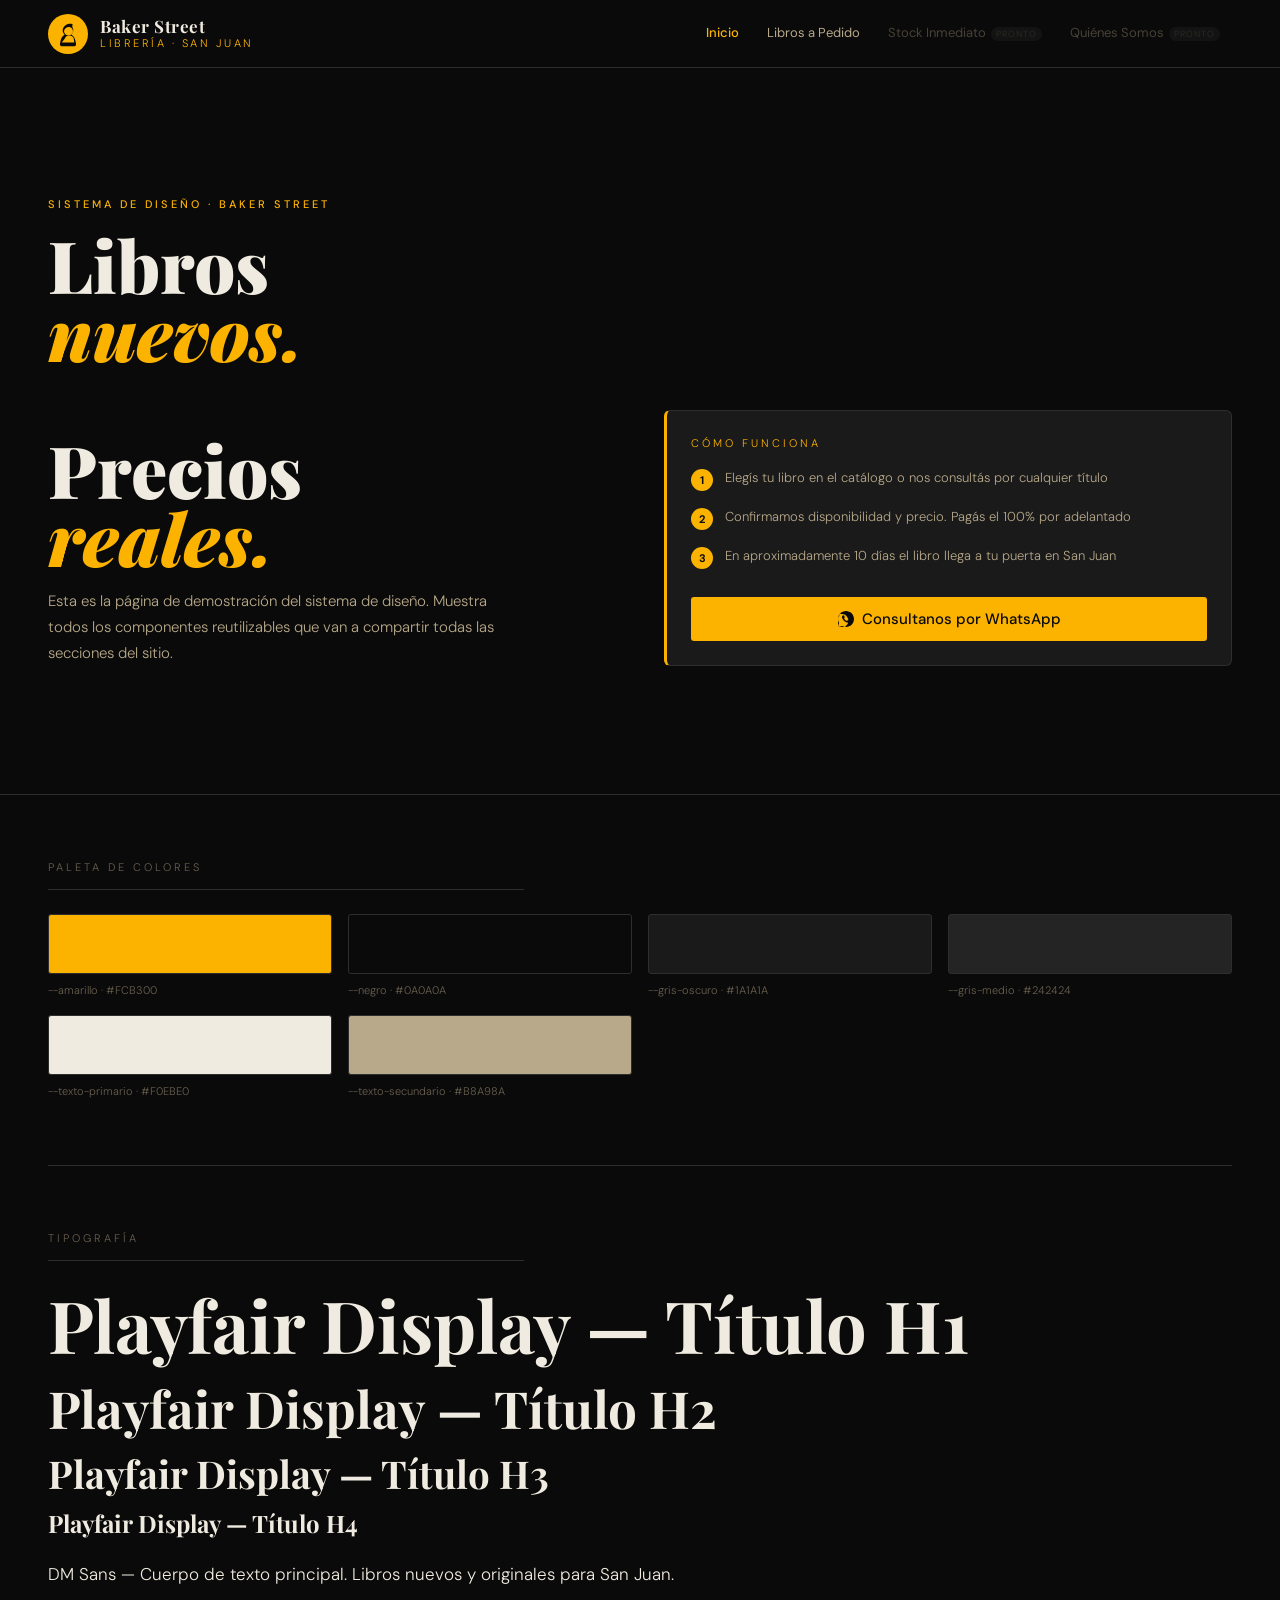
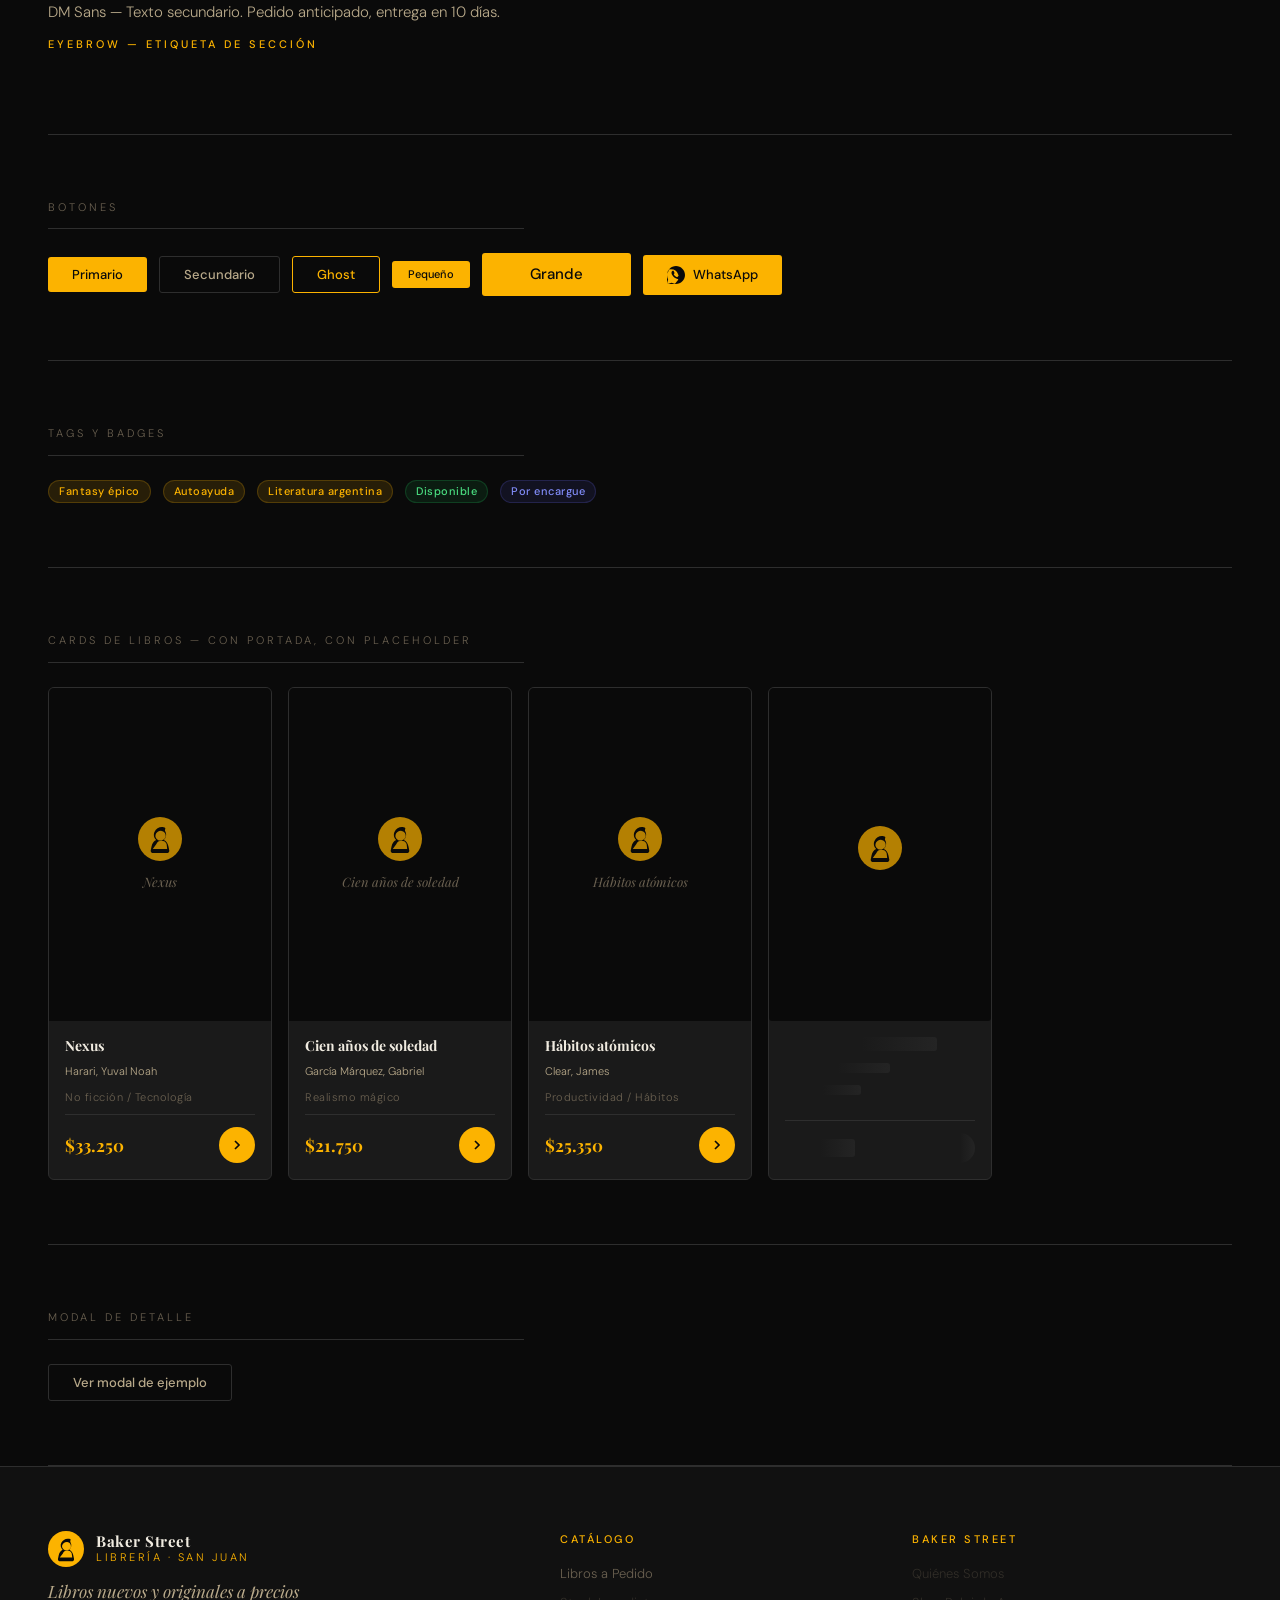
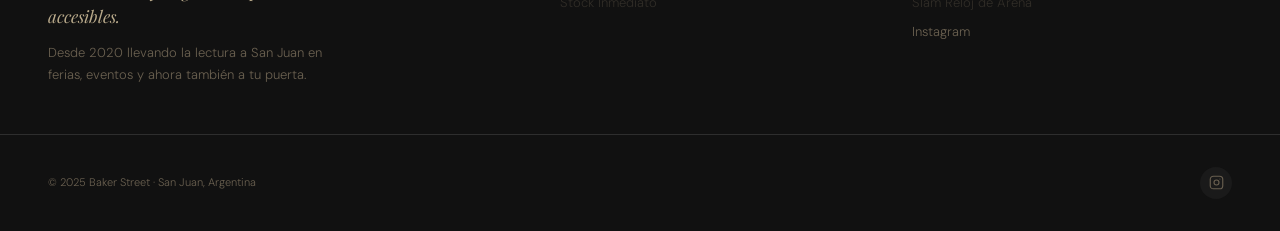
<file: sistema/index.html>
<!DOCTYPE html>
<html lang="es">
<head>
<meta charset="UTF-8">
<meta name="viewport" content="width=device-width, initial-scale=1.0">
<title>Baker Street — Sistema de Diseño</title>
<link rel="stylesheet" href="../assets/css/base.css">
<link rel="stylesheet" href="../assets/css/components.css">
<style>
  /* Solo para la página de demostración */
  .demo-section {
    padding-block: var(--space-8);
    border-bottom: 1px solid var(--gris-borde);
  }
  .demo-label {
    font-size: var(--text-xs);
    letter-spacing: 3px;
    text-transform: uppercase;
    color: var(--texto-terciario);
    margin-bottom: var(--space-5);
    padding-bottom: var(--space-3);
    border-bottom: 1px solid var(--gris-borde);
  }
  .demo-row {
    display: flex;
    flex-wrap: wrap;
    gap: var(--space-3);
    align-items: center;
  }
  .demo-grid-3 {
    display: grid;
    grid-template-columns: repeat(auto-fill, minmax(280px, 1fr));
    gap: var(--space-4);
  }
  .color-swatch {
    width: 100%;
    height: 60px;
    border-radius: var(--radius-sm);
    border: 1px solid var(--gris-borde);
  }
  .color-label { font-size: var(--text-xs); color: var(--texto-terciario); margin-top: var(--space-2); }
  .type-specimen { margin-bottom: var(--space-4); }
</style>
</head>
<body>

<script>
// Simular shared.js inline para la demo
const BS = { WSP_NUMBER: '5492644000000', INSTAGRAM: 'https://instagram.com/bakerstreet.sj' };
const LOGO_SVG = `<svg viewBox="0 0 100 100" fill="currentColor" xmlns="http://www.w3.org/2000/svg"><path d="M62 11C50 8 37 15 32 26 27 35 30 47 37 53 29 57 24 65 22 74L19 88C18 93 23 97 28 97L72 97C77 97 82 93 81 88L78 74C76 65 71 57 63 53 70 47 73 35 68 26 63 17 74 14 62 11ZM46 55C39 52 33 45 35 37 37 28 46 22 55 23 64 24 70 32 69 41 68 48 61 55 54 55ZM38 67C40 60 47 56 55 56 63 56 70 60 72 67L74 83 26 83Z"/></svg>`;

function esc(s){return String(s||'').replace(/&/g,'&amp;').replace(/</g,'&lt;').replace(/>/g,'&gt;').replace(/"/g,'&quot;');}
function fmt(n){return '$'+Math.round(n||0).toLocaleString('es-AR');}
function placeholderHTML(titulo){const e=esc(titulo);return`<div class="book-card__placeholder"><div class="book-card__placeholder-logo">${LOGO_SVG.replace('currentColor','#0A0A0A')}</div><span class="book-card__placeholder-title">${e}</span></div>`;}

function injectHeader(active) {
  const nav=[{href:'#',label:'Inicio',key:'home'},{href:'#',label:'Libros a Pedido',key:'pedidos'},{href:'#',label:'Stock Inmediato',key:'stock',soon:true},{href:'#',label:'Quiénes Somos',key:'quienes',soon:true}];
  const links=nav.map(i=>{const a=i.key===active;const s=i.soon&&!a;return`<a href="${i.href}" class="bs-nav__link${a?' bs-nav__link--active':''}${s?' bs-nav__link--disabled bs-nav__link--soon':''}">${i.label}</a>`;}).join('');
  document.body.insertAdjacentHTML('afterbegin',`<header class="bs-header"><div class="bs-header__inner"><a class="bs-logo" href="#"><div class="bs-logo__circle">${LOGO_SVG.replace('currentColor','#0A0A0A')}</div><div class="bs-logo__text"><span class="bs-logo__name">Baker Street</span><span class="bs-logo__sub">Librería · San Juan</span></div></a><nav class="bs-nav" id="bs-nav">${links}</nav><button class="bs-nav__toggle" id="bs-nav-toggle"><svg viewBox="0 0 24 24" fill="none" stroke="currentColor" stroke-width="2"><line x1="4" y1="6" x2="20" y2="6"/><line x1="4" y1="12" x2="20" y2="12"/><line x1="4" y1="18" x2="20" y2="18"/></svg></button></div></header>`);
  document.getElementById('bs-nav-toggle')?.addEventListener('click',()=>document.getElementById('bs-nav').classList.toggle('bs-nav--open'));
}

function injectFooter(){
  document.body.insertAdjacentHTML('beforeend',`<footer class="bs-footer"><div class="bs-footer__inner"><div class="bs-footer__brand"><a class="bs-logo" href="#"><div class="bs-logo__circle" style="width:36px;height:36px">${LOGO_SVG.replace('currentColor','#0A0A0A')}</div><div class="bs-logo__text"><span class="bs-logo__name" style="font-size:15px">Baker Street</span><span class="bs-logo__sub">Librería · San Juan</span></div></a><p class="bs-footer__tagline">Libros nuevos y originales a precios accesibles.</p><p class="bs-footer__desc">Desde 2020 llevando la lectura a San Juan en ferias, eventos y ahora también a tu puerta.</p></div><div><p class="bs-footer__col-title">Catálogo</p><div class="bs-footer__links"><a class="bs-footer__link" href="#">Libros a Pedido</a><a class="bs-footer__link bs-footer__link--disabled" href="#">Stock Inmediato</a></div></div><div><p class="bs-footer__col-title">Baker Street</p><div class="bs-footer__links"><a class="bs-footer__link bs-footer__link--disabled" href="#">Quiénes Somos</a><a class="bs-footer__link bs-footer__link--disabled" href="#">Slam Reloj de Arena</a><a class="bs-footer__link" href="${BS.INSTAGRAM}" target="_blank">Instagram</a></div></div></div><div class="bs-footer__bottom"><span class="bs-footer__copy">© 2025 Baker Street · San Juan, Argentina</span><div class="bs-footer__social"><a class="bs-footer__social-link" href="${BS.INSTAGRAM}" target="_blank"><svg viewBox="0 0 24 24" fill="none" stroke="currentColor" stroke-width="1.8"><rect x="2" y="2" width="20" height="20" rx="5"/><circle cx="12" cy="12" r="4"/><circle cx="17.5" cy="6.5" r=".8" fill="currentColor" stroke="none"/></svg></a></div></div></footer>`);
}

injectHeader('home');
</script>

<!-- ── HERO ── -->
<section class="bs-hero container section">
  <div class="bs-hero__inner">
    <div>
      <p class="eyebrow" style="margin-bottom:var(--space-4)">Sistema de Diseño · Baker Street</p>
      <h1 class="bs-hero__title">Libros<br><em>nuevos.</em><br>Precios<br><em>reales.</em></h1>
      <p class="bs-hero__desc">Esta es la página de demostración del sistema de diseño. Muestra todos los componentes reutilizables que van a compartir todas las secciones del sitio.</p>
    </div>
    <div>
      <div class="how-panel">
        <p class="how-panel__title">Cómo funciona</p>
        <div class="how-step">
          <div class="how-step__num">1</div>
          <span>Elegís tu libro en el catálogo o nos consultás por cualquier título</span>
        </div>
        <div class="how-step">
          <div class="how-step__num">2</div>
          <span>Confirmamos disponibilidad y precio. Pagás el 100% por adelantado</span>
        </div>
        <div class="how-step">
          <div class="how-step__num">3</div>
          <span>En aproximadamente 10 días el libro llega a tu puerta en San Juan</span>
        </div>
        <a class="btn btn--primary btn--lg" style="margin-top:var(--space-3)" href="#">
          <svg viewBox="0 0 24 24" fill="currentColor" width="18" height="18"><path d="M17.472 14.382c-.297-.149-1.758-.867-2.03-.967-.273-.099-.471-.148-.67.15-.197.297-.767.966-.94 1.164-.173.199-.347.223-.644.075-.297-.15-1.255-.463-2.39-1.475-.883-.788-1.48-1.761-1.653-2.059-.173-.297-.018-.458.13-.606.134-.133.298-.347.446-.52.149-.174.198-.298.298-.497.099-.198.05-.371-.025-.52-.075-.149-.669-1.612-.916-2.207-.242-.579-.487-.5-.669-.51-.173-.008-.371-.01-.57-.01-.198 0-.52.074-.792.372-.272.297-1.04 1.016-1.04 2.479 0 1.462 1.065 2.875 1.213 3.074.149.198 2.096 3.2 5.077 4.487.709.306 1.262.489 1.694.625.712.227 1.36.195 1.871.118.571-.085 1.758-.719 2.006-1.413.248-.694.248-1.289.173-1.413-.074-.124-.272-.198-.57-.347z"/><path d="M12 0C5.373 0 0 5.373 0 12c0 2.123.554 4.112 1.524 5.837L.057 23.012a.75.75 0 00.931.931l5.175-1.467A11.942 11.942 0 0012 24c6.627 0 12-5.373 12-12S18.627 0 12 0zm0 22A10 10 0 112.144 7.387l-.27-.479.867-3.06 3.06.867-.48-.27A10 10 0 0112 22z"/></svg>
          Consultanos por WhatsApp
        </a>
      </div>
    </div>
  </div>
</section>

<main class="container">

  <!-- PALETA DE COLORES -->
  <div class="demo-section">
    <p class="demo-label">Paleta de colores</p>
    <div class="demo-grid-3">
      <div><div class="color-swatch" style="background:var(--amarillo)"></div><p class="color-label">--amarillo · #FCB300</p></div>
      <div><div class="color-swatch" style="background:var(--negro)"></div><p class="color-label">--negro · #0A0A0A</p></div>
      <div><div class="color-swatch" style="background:var(--gris-oscuro)"></div><p class="color-label">--gris-oscuro · #1A1A1A</p></div>
      <div><div class="color-swatch" style="background:var(--gris-medio)"></div><p class="color-label">--gris-medio · #242424</p></div>
      <div><div class="color-swatch" style="background:var(--texto-primario)"></div><p class="color-label">--texto-primario · #F0EBE0</p></div>
      <div><div class="color-swatch" style="background:var(--texto-secundario)"></div><p class="color-label">--texto-secundario · #B8A98A</p></div>
    </div>
  </div>

  <!-- TIPOGRAFÍA -->
  <div class="demo-section">
    <p class="demo-label">Tipografía</p>
    <div class="type-specimen"><h1>Playfair Display — Título H1</h1></div>
    <div class="type-specimen"><h2>Playfair Display — Título H2</h2></div>
    <div class="type-specimen"><h3>Playfair Display — Título H3</h3></div>
    <div class="type-specimen"><h4>Playfair Display — Título H4</h4></div>
    <div class="type-specimen" style="margin-top:var(--space-5)">
      <p style="font-size:var(--text-md)">DM Sans — Cuerpo de texto principal. Libros nuevos y originales para San Juan.</p>
      <p class="text-secundario" style="margin-top:var(--space-3)">DM Sans — Texto secundario. Pedido anticipado, entrega en 10 días.</p>
      <p class="eyebrow" style="margin-top:var(--space-3)">Eyebrow — Etiqueta de sección</p>
    </div>
  </div>

  <!-- BOTONES -->
  <div class="demo-section">
    <p class="demo-label">Botones</p>
    <div class="demo-row">
      <button class="btn btn--primary">Primario</button>
      <button class="btn btn--secondary">Secundario</button>
      <button class="btn btn--ghost">Ghost</button>
      <button class="btn btn--primary btn--sm">Pequeño</button>
      <button class="btn btn--primary btn--lg">Grande</button>
      <a class="btn btn--wsp" href="#">
        <svg viewBox="0 0 24 24" fill="currentColor" width="18" height="18"><path d="M17.472 14.382c-.297-.149-1.758-.867-2.03-.967-.273-.099-.471-.148-.67.15-.197.297-.767.966-.94 1.164-.173.199-.347.223-.644.075-.297-.15-1.255-.463-2.39-1.475-.883-.788-1.48-1.761-1.653-2.059-.173-.297-.018-.458.13-.606.134-.133.298-.347.446-.52.149-.174.198-.298.298-.497.099-.198.05-.371-.025-.52-.075-.149-.669-1.612-.916-2.207-.242-.579-.487-.5-.669-.51-.173-.008-.371-.01-.57-.01-.198 0-.52.074-.792.372-.272.297-1.04 1.016-1.04 2.479 0 1.462 1.065 2.875 1.213 3.074.149.198 2.096 3.2 5.077 4.487.709.306 1.262.489 1.694.625.712.227 1.36.195 1.871.118.571-.085 1.758-.719 2.006-1.413.248-.694.248-1.289.173-1.413-.074-.124-.272-.198-.57-.347z"/><path d="M12 0C5.373 0 0 5.373 0 12c0 2.123.554 4.112 1.524 5.837L.057 23.012a.75.75 0 00.931.931l5.175-1.467A11.942 11.942 0 0012 24c6.627 0 12-5.373 12-12S18.627 0 12 0zm0 22A10 10 0 112.144 7.387l-.27-.479.867-3.06 3.06.867-.48-.27A10 10 0 0112 22z"/></svg>
        WhatsApp
      </a>
    </div>
  </div>

  <!-- TAGS -->
  <div class="demo-section">
    <p class="demo-label">Tags y badges</p>
    <div class="demo-row">
      <span class="tag tag--genre">Fantasy épico</span>
      <span class="tag tag--genre">Autoayuda</span>
      <span class="tag tag--genre">Literatura argentina</span>
      <span class="tag tag--disponible">Disponible</span>
      <span class="tag tag--pedido">Por encargue</span>
    </div>
  </div>

  <!-- CARDS -->
  <div class="demo-section">
    <p class="demo-label">Cards de libros — con portada, con placeholder</p>
    <div class="books-grid">

      <!-- Card con portada real -->
      <div class="book-card">
        <div class="book-card__cover">
          <img src="https://covers.openlibrary.org/b/id/8739161-M.jpg" alt="Nexus"
               onerror="this.parentElement.innerHTML=placeholderHTML('Nexus')">
        </div>
        <div class="book-card__body">
          <p class="book-card__title">Nexus</p>
          <p class="book-card__author">Harari, Yuval Noah</p>
          <p class="book-card__genre">No ficción / Tecnología</p>
          <div class="book-card__footer">
            <span class="book-card__price">$33.250</span>
            <button class="btn btn--primary btn--icon">
              <svg viewBox="0 0 24 24" fill="none" stroke="currentColor" stroke-width="2.5" width="16" height="16"><path d="M9 18l6-6-6-6"/></svg>
            </button>
          </div>
        </div>
      </div>

      <!-- Card con placeholder (sin portada) -->
      <div class="book-card">
        <div class="book-card__cover">
          <script>document.currentScript.outerHTML=placeholderHTML('Cien años de soledad')</script>
        </div>
        <div class="book-card__body">
          <p class="book-card__title">Cien años de soledad</p>
          <p class="book-card__author">García Márquez, Gabriel</p>
          <p class="book-card__genre">Realismo mágico</p>
          <div class="book-card__footer">
            <span class="book-card__price">$21.750</span>
            <button class="btn btn--primary btn--icon">
              <svg viewBox="0 0 24 24" fill="none" stroke="currentColor" stroke-width="2.5" width="16" height="16"><path d="M9 18l6-6-6-6"/></svg>
            </button>
          </div>
        </div>
      </div>

      <!-- Card con portada -->
      <div class="book-card">
        <div class="book-card__cover">
          <img src="https://covers.openlibrary.org/b/id/9255566-M.jpg" alt="Hábitos atómicos"
               onerror="this.parentElement.innerHTML=placeholderHTML('Hábitos atómicos')">
        </div>
        <div class="book-card__body">
          <p class="book-card__title">Hábitos atómicos</p>
          <p class="book-card__author">Clear, James</p>
          <p class="book-card__genre">Productividad / Hábitos</p>
          <div class="book-card__footer">
            <span class="book-card__price">$25.350</span>
            <button class="btn btn--primary btn--icon">
              <svg viewBox="0 0 24 24" fill="none" stroke="currentColor" stroke-width="2.5" width="16" height="16"><path d="M9 18l6-6-6-6"/></svg>
            </button>
          </div>
        </div>
      </div>

      <!-- Card skeleton -->
      <div class="book-card" style="pointer-events:none">
        <div class="book-card__cover skeleton"></div>
        <div class="book-card__body" style="gap:var(--space-3)">
          <div class="skeleton" style="height:14px;width:80%"></div>
          <div class="skeleton" style="height:10px;width:55%"></div>
          <div class="skeleton" style="height:10px;width:40%"></div>
          <div class="book-card__footer">
            <div class="skeleton" style="height:18px;width:70px"></div>
            <div class="skeleton" style="width:30px;height:30px;border-radius:50%"></div>
          </div>
        </div>
      </div>

    </div>
  </div>

  <!-- MODAL DEMO -->
  <div class="demo-section">
    <p class="demo-label">Modal de detalle</p>
    <button class="btn btn--secondary" onclick="demoModal()">Ver modal de ejemplo</button>
  </div>

</main>

<script>
function demoModal() {
  // Modal inline para la demo
  let ov = document.getElementById('demo-modal-overlay');
  if (!ov) {
    ov = document.createElement('div');
    ov.id = 'demo-modal-overlay';
    ov.className = 'bs-modal-overlay';
    ov.innerHTML = `
      <div class="bs-modal" role="dialog">
        <button class="bs-modal__close" onclick="document.getElementById('demo-modal-overlay').classList.remove('bs-modal-overlay--open');document.body.style.overflow=''">×</button>
        <div class="bs-modal__cover">
          <img src="https://covers.openlibrary.org/b/id/8739161-M.jpg" alt="Nexus"
               style="width:190px;object-fit:cover;min-height:260px">
        </div>
        <div class="bs-modal__info">
          <span class="tag tag--genre">No ficción / Tecnología</span>
          <h2 class="bs-modal__title">Nexus</h2>
          <p class="bs-modal__author">Harari, Yuval Noah</p>
          <div class="bs-modal__meta">
            <div class="bs-modal__meta-item">
              <span class="bs-modal__meta-label">Editorial</span>
              <span class="bs-modal__meta-value">Debate</span>
            </div>
            <div class="bs-modal__meta-item">
              <span class="bs-modal__meta-label">Páginas</span>
              <span class="bs-modal__meta-value">480</span>
            </div>
          </div>
          <div class="bs-modal__price-block">
            <span class="bs-modal__price-label">Precio Baker Street</span>
            <span class="bs-modal__price">$33.250</span>
          </div>
          <p class="bs-modal__desc">Una exploración profunda de cómo las redes de información han moldeado la historia humana, desde el lenguaje hasta la inteligencia artificial, y qué significa esto para nuestro futuro colectivo.</p>
          <div class="bs-modal__actions">
            <a class="btn btn--wsp btn--lg" href="https://wa.me/5492644000000?text=Quiero%20encargar%20Nexus" target="_blank">
              <svg viewBox="0 0 24 24" fill="currentColor" width="18" height="18"><path d="M17.472 14.382c-.297-.149-1.758-.867-2.03-.967-.273-.099-.471-.148-.67.15-.197.297-.767.966-.94 1.164-.173.199-.347.223-.644.075-.297-.15-1.255-.463-2.39-1.475-.883-.788-1.48-1.761-1.653-2.059-.173-.297-.018-.458.13-.606.134-.133.298-.347.446-.52.149-.174.198-.298.298-.497.099-.198.05-.371-.025-.52-.075-.149-.669-1.612-.916-2.207-.242-.579-.487-.5-.669-.51-.173-.008-.371-.01-.57-.01-.198 0-.52.074-.792.372-.272.297-1.04 1.016-1.04 2.479 0 1.462 1.065 2.875 1.213 3.074.149.198 2.096 3.2 5.077 4.487.709.306 1.262.489 1.694.625.712.227 1.36.195 1.871.118.571-.085 1.758-.719 2.006-1.413.248-.694.248-1.289.173-1.413-.074-.124-.272-.198-.57-.347z"/><path d="M12 0C5.373 0 0 5.373 0 12c0 2.123.554 4.112 1.524 5.837L.057 23.012a.75.75 0 00.931.931l5.175-1.467A11.942 11.942 0 0012 24c6.627 0 12-5.373 12-12S18.627 0 12 0zm0 22A10 10 0 112.144 7.387l-.27-.479.867-3.06 3.06.867-.48-.27A10 10 0 0112 22z"/></svg>
              Encargar este libro
            </a>
            <button class="btn btn--secondary" onclick="document.getElementById('demo-modal-overlay').classList.remove('bs-modal-overlay--open');document.body.style.overflow=''">Cerrar</button>
          </div>
        </div>
      </div>`;
    ov.addEventListener('click', e => {
      if (e.target === ov) { ov.classList.remove('bs-modal-overlay--open'); document.body.style.overflow=''; }
    });
    document.body.appendChild(ov);
  }
  ov.classList.add('bs-modal-overlay--open');
  document.body.style.overflow = 'hidden';
}

// Placeholder para cards sin portada
document.querySelectorAll('.book-card__cover').forEach(el => {
  if (!el.querySelector('img') && !el.querySelector('.book-card__placeholder')) {
    el.innerHTML = placeholderHTML(el.closest('.book-card')?.querySelector('.book-card__title')?.textContent || '');
  }
});

injectFooter();
</script>

</body>
</html>
</file>
<file: assets/css/base.css>
/* ============================================================
   BAKER STREET — BASE.CSS
   Variables, reset, tipografía, utilidades globales.
   Este archivo lo importan TODAS las páginas del sitio.
   Nunca escribir colores en hex directamente en las páginas.
   ============================================================ */

/* ── GOOGLE FONTS ─────────────────────────────────────────── */
@import url('https://fonts.googleapis.com/css2?family=Playfair+Display:ital,wght@0,400;0,700;0,900;1,400;1,700&family=DM+Sans:opsz,wght@9..40,300;9..40,400;9..40,500&display=swap');

/* ── VARIABLES ────────────────────────────────────────────── */
:root {
  /* Paleta principal */
  --amarillo:        #FCB300;
  --amarillo-hover:  #E0A000;
  --amarillo-sutil:  rgba(252, 179, 0, 0.12);
  --negro:           #0A0A0A;
  --negro-suave:     #111111;
  --gris-oscuro:     #1A1A1A;
  --gris-medio:      #242424;
  --gris-borde:      #2E2E2E;
  --gris-claro:      #3A3A3A;

  /* Texto */
  --texto-primario:  #F0EBE0;
  --texto-secundario:#B8A98A;
  --texto-terciario: #6A6050;
  --texto-invertido: #0A0A0A;

  /* Tipografía */
  --font-serif:  'Playfair Display', Georgia, 'Times New Roman', serif;
  --font-sans:   'DM Sans', system-ui, -apple-system, sans-serif;

  /* Escala tipográfica */
  --text-xs:   11px;
  --text-sm:   13px;
  --text-base: 15px;
  --text-md:   17px;
  --text-lg:   20px;
  --text-xl:   24px;
  --text-2xl:  32px;
  --text-3xl:  42px;
  --text-4xl:  56px;
  --text-5xl:  72px;

  /* Espaciado */
  --space-1:  4px;
  --space-2:  8px;
  --space-3:  12px;
  --space-4:  16px;
  --space-5:  24px;
  --space-6:  32px;
  --space-7:  48px;
  --space-8:  64px;
  --space-9:  96px;
  --space-10: 128px;

  /* Layout */
  --max-width:      1320px;
  --padding-page:   clamp(1rem, 4vw, 3rem);
  --header-height:  68px;

  /* Bordes */
  --radius-sm:  3px;
  --radius-md:  6px;
  --radius-lg:  12px;
  --radius-full: 999px;

  /* Sombras */
  --shadow-sm:  0 1px 4px rgba(0,0,0,.4);
  --shadow-md:  0 4px 16px rgba(0,0,0,.5);
  --shadow-lg:  0 12px 40px rgba(0,0,0,.6);
  --shadow-amarillo: 0 0 0 2px var(--amarillo);

  /* Transiciones */
  --transition-fast:   150ms ease;
  --transition-base:   220ms ease;
  --transition-slow:   350ms ease;
  --transition-spring: 300ms cubic-bezier(.16,1,.3,1);
}

/* ── RESET ────────────────────────────────────────────────── */
*, *::before, *::after {
  box-sizing: border-box;
  margin: 0;
  padding: 0;
}

html {
  font-size: 16px;
  scroll-behavior: smooth;
  -webkit-text-size-adjust: 100%;
}

body {
  background-color: var(--negro);
  color: var(--texto-primario);
  font-family: var(--font-sans);
  font-weight: 300;
  font-size: var(--text-base);
  line-height: 1.6;
  min-height: 100vh;
  overflow-x: hidden;
  -webkit-font-smoothing: antialiased;
  -moz-osx-font-smoothing: grayscale;
}

img, video { display: block; max-width: 100%; }
a { color: inherit; text-decoration: none; }
button { cursor: pointer; font-family: inherit; border: none; background: none; }
ul, ol { list-style: none; }
input, select, textarea { font-family: inherit; }

/* ── SCROLLBAR ────────────────────────────────────────────── */
::-webkit-scrollbar { width: 6px; height: 6px; }
::-webkit-scrollbar-track { background: var(--negro-suave); }
::-webkit-scrollbar-thumb { background: var(--gris-claro); border-radius: var(--radius-full); }
::-webkit-scrollbar-thumb:hover { background: var(--texto-terciario); }

/* ── TIPOGRAFÍA ───────────────────────────────────────────── */
h1, h2, h3, h4, h5, h6 {
  font-family: var(--font-serif);
  font-weight: 700;
  line-height: 1.1;
  color: var(--texto-primario);
}

h1 { font-size: clamp(var(--text-3xl), 6vw, var(--text-5xl)); }
h2 { font-size: clamp(var(--text-2xl), 4vw, var(--text-4xl)); }
h3 { font-size: clamp(var(--text-xl),  3vw, var(--text-3xl)); }
h4 { font-size: var(--text-xl); }
h5 { font-size: var(--text-lg); }

p { max-width: 68ch; }

/* ── LAYOUT HELPERS ───────────────────────────────────────── */
.container {
  width: 100%;
  max-width: var(--max-width);
  margin-inline: auto;
  padding-inline: var(--padding-page);
}

.section {
  padding-block: var(--space-9);
}

.section--sm {
  padding-block: var(--space-7);
}

/* ── LABEL / EYEBROW ──────────────────────────────────────── */
.eyebrow {
  font-family: var(--font-sans);
  font-size: var(--text-xs);
  font-weight: 500;
  letter-spacing: 3px;
  text-transform: uppercase;
  color: var(--amarillo);
}

/* ── DIVISOR ──────────────────────────────────────────────── */
.divider {
  width: 48px;
  height: 2px;
  background: var(--amarillo);
  border: none;
}

.divider--full {
  width: 100%;
  height: 1px;
  background: var(--gris-borde);
  border: none;
}

/* ── UTILIDADES DE TEXTO ──────────────────────────────────── */
.text-amarillo  { color: var(--amarillo); }
.text-secundario{ color: var(--texto-secundario); }
.text-serif     { font-family: var(--font-serif); }
.text-center    { text-align: center; }
.text-italic    { font-style: italic; }
.text-bold      { font-weight: 700; }
.text-sm        { font-size: var(--text-sm); }
.text-xs        { font-size: var(--text-xs); }

/* ── ANIMACIONES ──────────────────────────────────────────── */
@keyframes fadeUp {
  from { opacity: 0; transform: translateY(20px); }
  to   { opacity: 1; transform: translateY(0); }
}

@keyframes fadeIn {
  from { opacity: 0; }
  to   { opacity: 1; }
}

@keyframes shimmer {
  0%   { background-position: 200% 0; }
  100% { background-position: -200% 0; }
}

.anim-fade-up {
  animation: fadeUp var(--transition-slow) both;
}

/* ── SKELETON ─────────────────────────────────────────────── */
.skeleton {
  background: linear-gradient(
    90deg,
    var(--gris-oscuro) 25%,
    var(--gris-medio)  50%,
    var(--gris-oscuro) 75%
  );
  background-size: 200% 100%;
  animation: shimmer 1.6s infinite;
  border-radius: var(--radius-sm);
}

/* ── FOCUS VISIBLE ────────────────────────────────────────── */
:focus-visible {
  outline: 2px solid var(--amarillo);
  outline-offset: 3px;
  border-radius: var(--radius-sm);
}
</file>
<file: assets/css/components.css>
/* ============================================================
   BAKER STREET — COMPONENTS.CSS
   Todos los componentes reutilizables del sitio.
   Header, footer, botones, cards, filtros, modal, tags.
   ============================================================ */

/* ══════════════════════════════════════════════════════════
   HEADER
   ══════════════════════════════════════════════════════════ */
.bs-header {
  position: sticky;
  top: 0;
  z-index: 500;
  height: var(--header-height);
  background: var(--negro);
  border-bottom: 1px solid var(--gris-borde);
  display: flex;
  align-items: center;
}

.bs-header__inner {
  width: 100%;
  max-width: var(--max-width);
  margin-inline: auto;
  padding-inline: var(--padding-page);
  display: flex;
  align-items: center;
  gap: var(--space-5);
}

/* Logo */
.bs-logo {
  display: flex;
  align-items: center;
  gap: var(--space-3);
  flex-shrink: 0;
  text-decoration: none;
}

.bs-logo__circle {
  width: 40px;
  height: 40px;
  background: var(--amarillo);
  border-radius: 50%;
  display: flex;
  align-items: center;
  justify-content: center;
  flex-shrink: 0;
  transition: transform var(--transition-base);
}
.bs-logo:hover .bs-logo__circle { transform: rotate(-6deg) scale(1.05); }

.bs-logo__circle svg { width: 26px; height: 26px; }

.bs-logo__text { display: flex; flex-direction: column; line-height: 1; }
.bs-logo__name {
  font-family: var(--font-serif);
  font-size: 17px;
  font-weight: 700;
  color: var(--texto-primario);
  letter-spacing: .5px;
}
.bs-logo__sub {
  font-size: var(--text-xs);
  color: var(--amarillo);
  letter-spacing: 2.5px;
  text-transform: uppercase;
  margin-top: 3px;
}

/* Navegación */
.bs-nav {
  display: flex;
  align-items: center;
  gap: var(--space-1);
  margin-left: auto;
}

.bs-nav__link {
  font-size: var(--text-sm);
  font-weight: 400;
  color: var(--texto-secundario);
  padding: var(--space-2) var(--space-3);
  border-radius: var(--radius-sm);
  transition: color var(--transition-fast), background var(--transition-fast);
  white-space: nowrap;
}
.bs-nav__link:hover { color: var(--texto-primario); background: var(--gris-oscuro); }
.bs-nav__link--active {
  color: var(--amarillo);
  font-weight: 500;
}
.bs-nav__link--disabled {
  opacity: .35;
  pointer-events: none;
}

/* Badge "Próximamente" */
.bs-nav__link--soon::after {
  content: 'pronto';
  font-size: 9px;
  letter-spacing: 1px;
  text-transform: uppercase;
  background: var(--gris-medio);
  color: var(--texto-terciario);
  padding: 1px 5px;
  border-radius: var(--radius-full);
  margin-left: 5px;
  vertical-align: middle;
}

/* Menú mobile */
.bs-nav__toggle {
  display: none;
  width: 36px;
  height: 36px;
  align-items: center;
  justify-content: center;
  color: var(--texto-secundario);
  border-radius: var(--radius-sm);
  transition: color var(--transition-fast);
  margin-left: auto;
}
.bs-nav__toggle:hover { color: var(--texto-primario); }
.bs-nav__toggle svg { width: 22px; height: 22px; }

@media (max-width: 680px) {
  .bs-nav { display: none; }
  .bs-nav--open {
    display: flex;
    flex-direction: column;
    align-items: flex-start;
    position: fixed;
    inset: var(--header-height) 0 0 0;
    background: var(--negro-suave);
    padding: var(--space-5) var(--padding-page);
    gap: var(--space-2);
    z-index: 490;
    border-top: 1px solid var(--gris-borde);
    animation: fadeIn var(--transition-base);
  }
  .bs-nav--open .bs-nav__link { font-size: var(--text-md); padding: var(--space-3) var(--space-4); width: 100%; }
  .bs-nav__toggle { display: flex; }
}

/* ══════════════════════════════════════════════════════════
   FOOTER
   ══════════════════════════════════════════════════════════ */
.bs-footer {
  background: var(--negro-suave);
  border-top: 1px solid var(--gris-borde);
  padding-block: var(--space-8) var(--space-6);
}

.bs-footer__inner {
  max-width: var(--max-width);
  margin-inline: auto;
  padding-inline: var(--padding-page);
  display: grid;
  grid-template-columns: 1fr;
  gap: var(--space-7);
}

@media (min-width: 640px) {
  .bs-footer__inner { grid-template-columns: 1.5fr 1fr 1fr; gap: var(--space-6); }
}

.bs-footer__brand {}
.bs-footer__tagline {
  font-family: var(--font-serif);
  font-style: italic;
  font-size: var(--text-md);
  color: var(--texto-secundario);
  margin-top: var(--space-3);
  max-width: 28ch;
  line-height: 1.5;
}
.bs-footer__desc {
  font-size: var(--text-sm);
  color: var(--texto-terciario);
  margin-top: var(--space-3);
  line-height: 1.7;
  max-width: 34ch;
}

.bs-footer__col-title {
  font-size: var(--text-xs);
  font-weight: 500;
  letter-spacing: 2.5px;
  text-transform: uppercase;
  color: var(--amarillo);
  margin-bottom: var(--space-4);
}

.bs-footer__links { display: flex; flex-direction: column; gap: var(--space-2); }
.bs-footer__link {
  font-size: var(--text-sm);
  color: var(--texto-terciario);
  transition: color var(--transition-fast);
}
.bs-footer__link:hover { color: var(--texto-primario); }
.bs-footer__link--disabled { opacity: .35; pointer-events: none; }

.bs-footer__bottom {
  max-width: var(--max-width);
  margin-inline: auto;
  padding-inline: var(--padding-page);
  padding-top: var(--space-6);
  margin-top: var(--space-7);
  border-top: 1px solid var(--gris-borde);
  display: flex;
  flex-wrap: wrap;
  gap: var(--space-3);
  align-items: center;
  justify-content: space-between;
}

.bs-footer__copy {
  font-size: var(--text-xs);
  color: var(--texto-terciario);
}
.bs-footer__social { display: flex; gap: var(--space-3); }
.bs-footer__social-link {
  width: 32px;
  height: 32px;
  display: flex;
  align-items: center;
  justify-content: center;
  border-radius: var(--radius-full);
  background: var(--gris-oscuro);
  color: var(--texto-terciario);
  transition: background var(--transition-fast), color var(--transition-fast);
}
.bs-footer__social-link svg { width: 15px; height: 15px; }
.bs-footer__social-link:hover { background: var(--amarillo); color: var(--negro); }

/* ══════════════════════════════════════════════════════════
   BOTONES
   ══════════════════════════════════════════════════════════ */
.btn {
  display: inline-flex;
  align-items: center;
  justify-content: center;
  gap: var(--space-2);
  padding: 11px var(--space-5);
  border-radius: var(--radius-sm);
  font-family: var(--font-sans);
  font-size: var(--text-sm);
  font-weight: 500;
  line-height: 1;
  white-space: nowrap;
  cursor: pointer;
  border: none;
  text-decoration: none;
  transition:
    background var(--transition-fast),
    color var(--transition-fast),
    transform var(--transition-fast),
    box-shadow var(--transition-fast);
}
.btn svg { width: 16px; height: 16px; flex-shrink: 0; }
.btn:hover { transform: translateY(-1px); }
.btn:active { transform: translateY(0); }

/* Primario */
.btn--primary {
  background: var(--amarillo);
  color: var(--negro);
}
.btn--primary:hover { background: var(--amarillo-hover); box-shadow: 0 4px 16px rgba(252,179,0,.25); }

/* Secundario */
.btn--secondary {
  background: transparent;
  color: var(--texto-secundario);
  border: 1px solid var(--gris-borde);
}
.btn--secondary:hover { border-color: var(--amarillo); color: var(--amarillo); }

/* Ghost */
.btn--ghost {
  background: transparent;
  color: var(--amarillo);
  border: 1px solid var(--amarillo);
}
.btn--ghost:hover { background: var(--amarillo); color: var(--negro); }

/* Tamaños */
.btn--sm { padding: 8px var(--space-4); font-size: var(--text-xs); }
.btn--lg { padding: 14px var(--space-7); font-size: var(--text-base); }
.btn--icon {
  width: 36px; height: 36px;
  padding: 0;
  border-radius: 50%;
}
.btn--icon-sm { width: 30px; height: 30px; padding: 0; border-radius: 50%; }

/* WhatsApp */
.btn--wsp {
  background: var(--amarillo);
  color: var(--negro);
}
.btn--wsp:hover { background: var(--amarillo-hover); }
.btn--wsp svg { width: 18px; height: 18px; }

/* ══════════════════════════════════════════════════════════
   TAGS / BADGES
   ══════════════════════════════════════════════════════════ */
.tag {
  display: inline-flex;
  align-items: center;
  padding: 3px 10px;
  border-radius: var(--radius-full);
  font-size: var(--text-xs);
  font-weight: 500;
  letter-spacing: .5px;
  line-height: 1.4;
}
.tag--genre {
  background: var(--amarillo-sutil);
  color: var(--amarillo);
  border: 1px solid rgba(252,179,0,.2);
}
.tag--disponible {
  background: rgba(34,197,94,.1);
  color: #4ADE80;
  border: 1px solid rgba(34,197,94,.2);
}
.tag--pedido {
  background: rgba(99,102,241,.1);
  color: #818CF8;
  border: 1px solid rgba(99,102,241,.2);
}

/* ══════════════════════════════════════════════════════════
   CARD DE LIBRO
   ══════════════════════════════════════════════════════════ */
.book-card {
  background: var(--gris-oscuro);
  border: 1px solid var(--gris-borde);
  border-radius: var(--radius-md);
  overflow: hidden;
  display: flex;
  flex-direction: column;
  cursor: pointer;
  transition:
    transform var(--transition-base),
    border-color var(--transition-base),
    box-shadow var(--transition-base);
  animation: fadeUp var(--transition-slow) both;
}

.book-card:hover {
  transform: translateY(-5px);
  border-color: var(--gris-claro);
  box-shadow: var(--shadow-lg);
}

/* Portada */
.book-card__cover {
  aspect-ratio: 2 / 3;
  overflow: hidden;
  background: var(--gris-medio);
  position: relative;
  flex-shrink: 0;
}

.book-card__cover img {
  width: 100%;
  height: 100%;
  object-fit: cover;
  display: block;
  transition: transform var(--transition-slow);
}
.book-card:hover .book-card__cover img { transform: scale(1.05); }

/* Placeholder de portada — identidad Baker Street */
.book-card__placeholder {
  width: 100%;
  height: 100%;
  background: var(--negro);
  display: flex;
  flex-direction: column;
  align-items: center;
  justify-content: center;
  gap: var(--space-3);
  padding: var(--space-5);
}

.book-card__placeholder-logo {
  width: 44px;
  height: 44px;
  background: var(--amarillo);
  border-radius: 50%;
  display: flex;
  align-items: center;
  justify-content: center;
  opacity: .7;
  flex-shrink: 0;
}
.book-card__placeholder-logo svg { width: 30px; height: 30px; }

.book-card__placeholder-title {
  font-family: var(--font-serif);
  font-size: var(--text-sm);
  font-style: italic;
  color: var(--texto-terciario);
  text-align: center;
  line-height: 1.4;
}

/* Cuerpo de la card */
.book-card__body {
  padding: var(--space-4);
  display: flex;
  flex-direction: column;
  gap: var(--space-2);
  flex: 1;
}

.book-card__title {
  font-family: var(--font-serif);
  font-size: 14px;
  font-weight: 700;
  color: var(--texto-primario);
  line-height: 1.3;
  display: -webkit-box;
  -webkit-line-clamp: 2;
  -webkit-box-orient: vertical;
  overflow: hidden;
}

.book-card__author {
  font-size: var(--text-xs);
  color: var(--texto-secundario);
  white-space: nowrap;
  overflow: hidden;
  text-overflow: ellipsis;
}

.book-card__genre {
  font-size: var(--text-xs);
  color: var(--texto-terciario);
  letter-spacing: .5px;
}

/* Footer de la card */
.book-card__footer {
  display: flex;
  align-items: center;
  justify-content: space-between;
  margin-top: auto;
  padding-top: var(--space-3);
  border-top: 1px solid var(--gris-borde);
}

.book-card__price {
  font-family: var(--font-serif);
  font-size: var(--text-md);
  font-weight: 700;
  color: var(--amarillo);
}

/* ══════════════════════════════════════════════════════════
   FILTROS / CONTROLES
   ══════════════════════════════════════════════════════════ */
.filters-bar {
  background: var(--negro-suave);
  border-bottom: 1px solid var(--gris-borde);
  padding-block: var(--space-3);
  position: sticky;
  top: var(--header-height);
  z-index: 400;
}

.filters-bar__inner {
  max-width: var(--max-width);
  margin-inline: auto;
  padding-inline: var(--padding-page);
  display: flex;
  gap: var(--space-3);
  flex-wrap: wrap;
  align-items: center;
}

/* Input de búsqueda */
.search-input {
  position: relative;
  flex: 1;
  min-width: 180px;
}
.search-input__icon {
  position: absolute;
  left: 12px;
  top: 50%;
  transform: translateY(-50%);
  width: 15px;
  height: 15px;
  color: var(--texto-terciario);
  pointer-events: none;
}
.search-input input {
  width: 100%;
  height: 38px;
  background: var(--gris-oscuro);
  border: 1px solid var(--gris-borde);
  color: var(--texto-primario);
  padding: 0 var(--space-3) 0 36px;
  border-radius: var(--radius-sm);
  font-size: var(--text-sm);
  outline: none;
  transition: border-color var(--transition-fast);
}
.search-input input::placeholder { color: var(--texto-terciario); }
.search-input input:focus { border-color: var(--amarillo); }

/* Selects */
.filter-select {
  height: 38px;
  background: var(--gris-oscuro);
  border: 1px solid var(--gris-borde);
  color: var(--texto-primario);
  padding: 0 var(--space-3);
  border-radius: var(--radius-sm);
  font-size: var(--text-sm);
  font-family: var(--font-sans);
  outline: none;
  cursor: pointer;
  transition: border-color var(--transition-fast);
}
.filter-select:focus { border-color: var(--amarillo); }

/* Contador de resultados */
.filters-count {
  font-size: var(--text-xs);
  color: var(--texto-terciario);
  white-space: nowrap;
  margin-left: auto;
}

/* ══════════════════════════════════════════════════════════
   MODAL DE DETALLE
   ══════════════════════════════════════════════════════════ */
.bs-modal-overlay {
  position: fixed;
  inset: 0;
  background: rgba(0, 0, 0, .88);
  z-index: 800;
  display: none;
  align-items: center;
  justify-content: center;
  padding: var(--space-4);
  backdrop-filter: blur(6px);
}
.bs-modal-overlay--open { display: flex; animation: fadeIn var(--transition-base); }

.bs-modal {
  background: var(--gris-oscuro);
  border: 1px solid var(--gris-borde);
  border-radius: var(--radius-lg);
  width: 100%;
  max-width: 660px;
  max-height: 90vh;
  overflow-y: auto;
  position: relative;
  display: grid;
  grid-template-columns: 1fr;
  animation: fadeUp var(--transition-spring);
}

@media (min-width: 540px) {
  .bs-modal { grid-template-columns: 190px 1fr; }
}

.bs-modal__close {
  position: absolute;
  top: var(--space-3);
  right: var(--space-3);
  width: 32px;
  height: 32px;
  background: var(--gris-medio);
  border-radius: 50%;
  display: flex;
  align-items: center;
  justify-content: center;
  color: var(--texto-secundario);
  font-size: 18px;
  line-height: 1;
  z-index: 10;
  transition: background var(--transition-fast), color var(--transition-fast);
}
.bs-modal__close:hover { background: var(--gris-claro); color: var(--texto-primario); }

.bs-modal__cover {
  background: var(--negro);
  display: flex;
  align-items: stretch;
  border-radius: var(--radius-lg) 0 0 var(--radius-lg);
  overflow: hidden;
  min-height: 240px;
}
.bs-modal__cover img {
  width: 100%;
  object-fit: cover;
}
.bs-modal__cover .book-card__placeholder {
  flex: 1;
  min-height: 240px;
}

.bs-modal__info {
  padding: var(--space-6);
  display: flex;
  flex-direction: column;
  gap: var(--space-4);
}

.bs-modal__title {
  font-family: var(--font-serif);
  font-size: clamp(var(--text-xl), 3vw, var(--text-2xl));
  font-weight: 900;
  color: var(--texto-primario);
  line-height: 1.15;
}

.bs-modal__author {
  font-size: var(--text-base);
  color: var(--texto-secundario);
}

.bs-modal__meta {
  display: flex;
  gap: var(--space-5);
  flex-wrap: wrap;
}
.bs-modal__meta-item { display: flex; flex-direction: column; gap: 3px; }
.bs-modal__meta-label {
  font-size: var(--text-xs);
  letter-spacing: 1.5px;
  text-transform: uppercase;
  color: var(--texto-terciario);
}
.bs-modal__meta-value { font-size: var(--text-sm); color: var(--texto-primario); }

.bs-modal__price-block {
  display: flex;
  align-items: center;
  justify-content: space-between;
  padding: var(--space-4);
  background: var(--negro);
  border-radius: var(--radius-sm);
  border: 1px solid var(--gris-borde);
}
.bs-modal__price-label { font-size: var(--text-sm); color: var(--texto-terciario); }
.bs-modal__price {
  font-family: var(--font-serif);
  font-size: var(--text-3xl);
  font-weight: 700;
  color: var(--amarillo);
  line-height: 1;
}

.bs-modal__desc {
  font-size: var(--text-sm);
  color: var(--texto-secundario);
  line-height: 1.75;
  max-height: 120px;
  overflow-y: auto;
  padding-right: var(--space-2);
}
.bs-modal__desc--loading {
  font-style: italic;
  color: var(--texto-terciario);
}

.bs-modal__actions { display: flex; gap: var(--space-3); flex-wrap: wrap; margin-top: auto; }
.bs-modal__actions .btn { flex: 1; justify-content: center; }

/* ══════════════════════════════════════════════════════════
   EMPTY STATE
   ══════════════════════════════════════════════════════════ */
.empty-state {
  display: none;
  flex-direction: column;
  align-items: center;
  justify-content: center;
  padding: var(--space-10) var(--space-5);
  text-align: center;
  gap: var(--space-4);
  color: var(--texto-terciario);
}
.empty-state--visible { display: flex; }
.empty-state svg { width: 48px; height: 48px; opacity: .4; }
.empty-state__title { font-family: var(--font-serif); font-size: var(--text-xl); color: var(--texto-secundario); }
.empty-state__desc { font-size: var(--text-sm); max-width: 36ch; }

/* ══════════════════════════════════════════════════════════
   GRILLA DE LIBROS
   ══════════════════════════════════════════════════════════ */
.books-grid {
  display: grid;
  grid-template-columns: repeat(auto-fill, minmax(160px, 1fr));
  gap: var(--space-4);
}

@media (min-width: 480px) {
  .books-grid { grid-template-columns: repeat(auto-fill, minmax(185px, 1fr)); }
}
@media (min-width: 900px) {
  .books-grid { grid-template-columns: repeat(auto-fill, minmax(200px, 1fr)); }
}

/* Delay escalonado para animación de entrada */
.books-grid .book-card:nth-child(1)  { animation-delay: .00s; }
.books-grid .book-card:nth-child(2)  { animation-delay: .04s; }
.books-grid .book-card:nth-child(3)  { animation-delay: .08s; }
.books-grid .book-card:nth-child(4)  { animation-delay: .12s; }
.books-grid .book-card:nth-child(5)  { animation-delay: .16s; }
.books-grid .book-card:nth-child(6)  { animation-delay: .20s; }
.books-grid .book-card:nth-child(n+7){ animation-delay: .24s; }

/* ══════════════════════════════════════════════════════════
   HERO SECTION
   ══════════════════════════════════════════════════════════ */
.bs-hero {
  padding-block: clamp(var(--space-8), 10vw, var(--space-10));
  border-bottom: 1px solid var(--gris-borde);
}

.bs-hero__inner {
  display: grid;
  grid-template-columns: 1fr;
  gap: var(--space-7);
  align-items: end;
}

@media (min-width: 768px) {
  .bs-hero__inner { grid-template-columns: 1fr 1fr; }
}

.bs-hero__title {
  font-size: clamp(var(--text-3xl), 7vw, var(--text-5xl));
  font-weight: 900;
  line-height: .95;
  color: var(--texto-primario);
}

.bs-hero__title em {
  font-style: italic;
  color: var(--amarillo);
  display: block;
}

.bs-hero__desc {
  font-size: var(--text-base);
  color: var(--texto-secundario);
  line-height: 1.75;
  margin-top: var(--space-4);
  max-width: 46ch;
}

/* Panel "Cómo funciona" */
.how-panel {
  background: var(--gris-oscuro);
  border: 1px solid var(--gris-borde);
  border-left: 3px solid var(--amarillo);
  border-radius: var(--radius-md);
  padding: var(--space-5);
  display: flex;
  flex-direction: column;
  gap: var(--space-4);
}

.how-panel__title {
  font-size: var(--text-xs);
  letter-spacing: 3px;
  text-transform: uppercase;
  color: var(--amarillo);
}

.how-step {
  display: flex;
  align-items: flex-start;
  gap: var(--space-3);
  font-size: var(--text-sm);
  color: var(--texto-secundario);
  line-height: 1.55;
}

.how-step__num {
  width: 22px;
  height: 22px;
  background: var(--amarillo);
  color: var(--negro);
  border-radius: 50%;
  font-size: 11px;
  font-weight: 700;
  display: flex;
  align-items: center;
  justify-content: center;
  flex-shrink: 0;
  margin-top: 1px;
}
</file>
